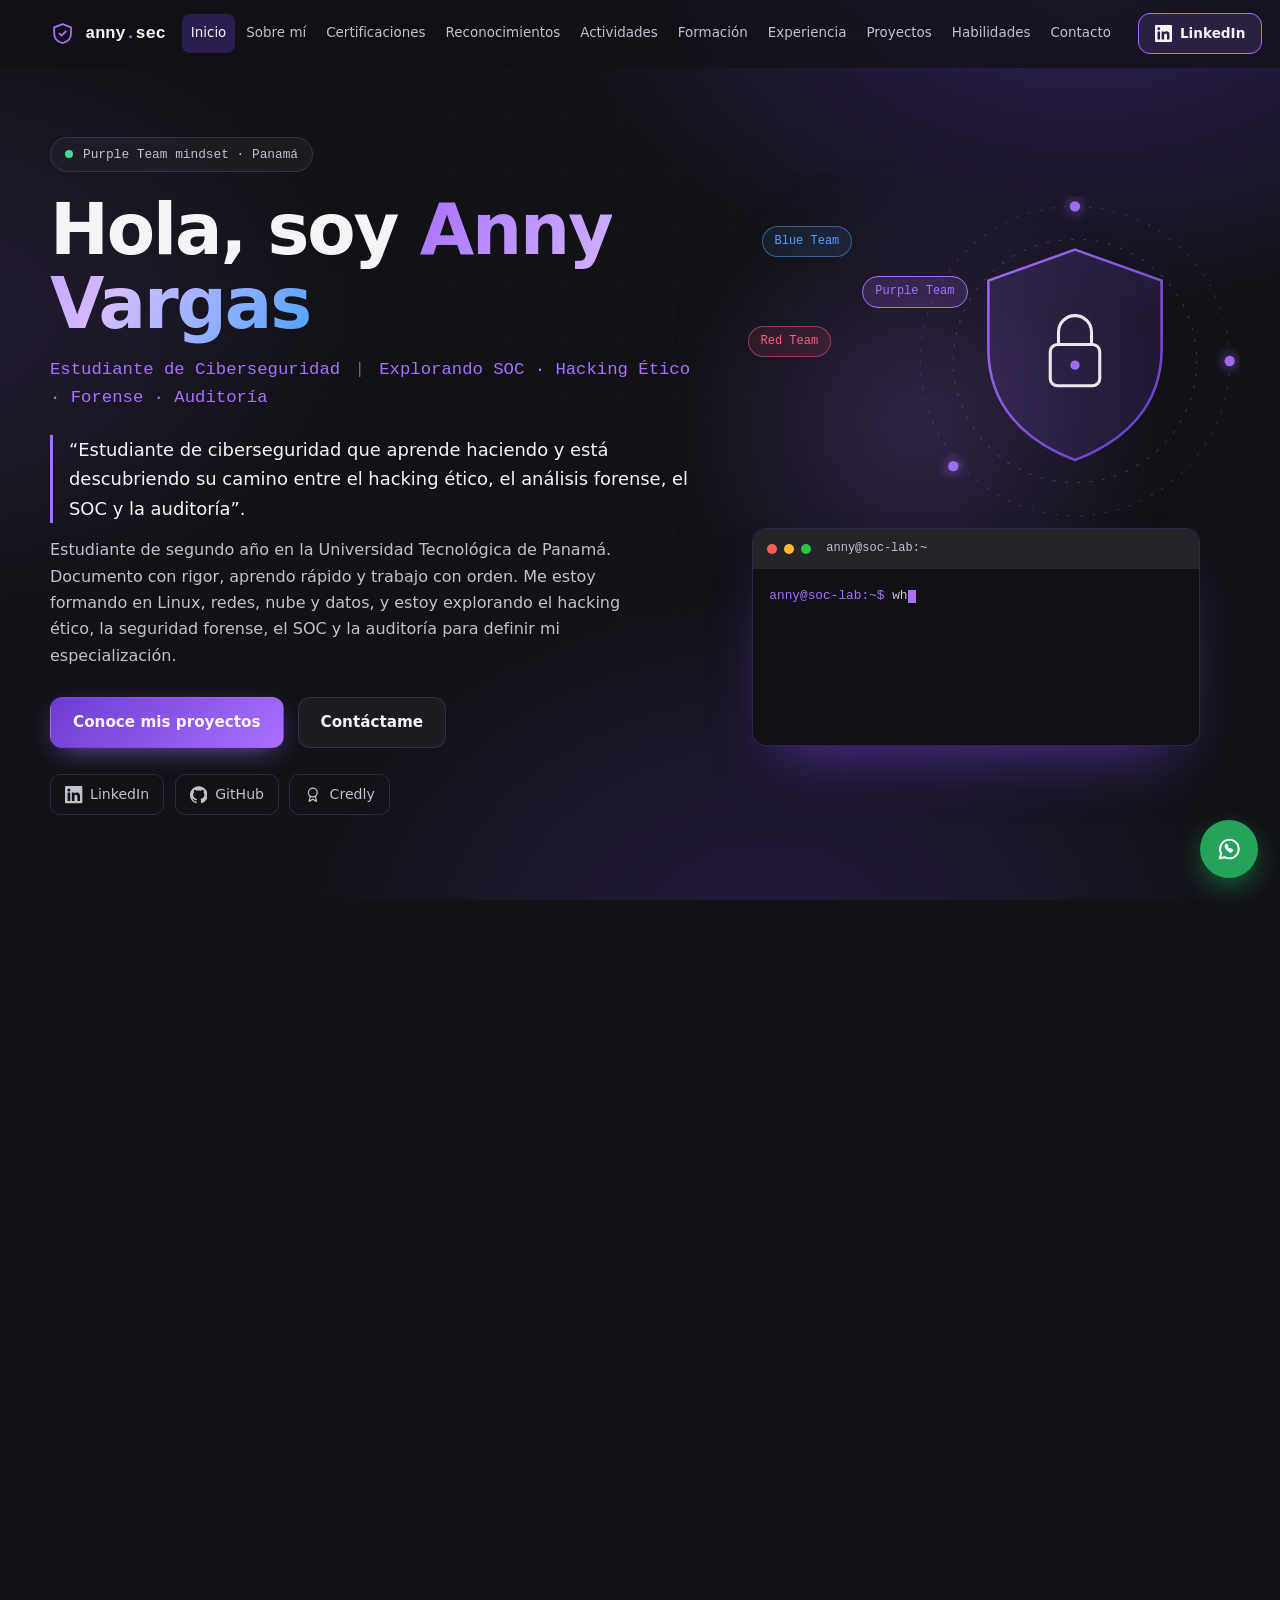
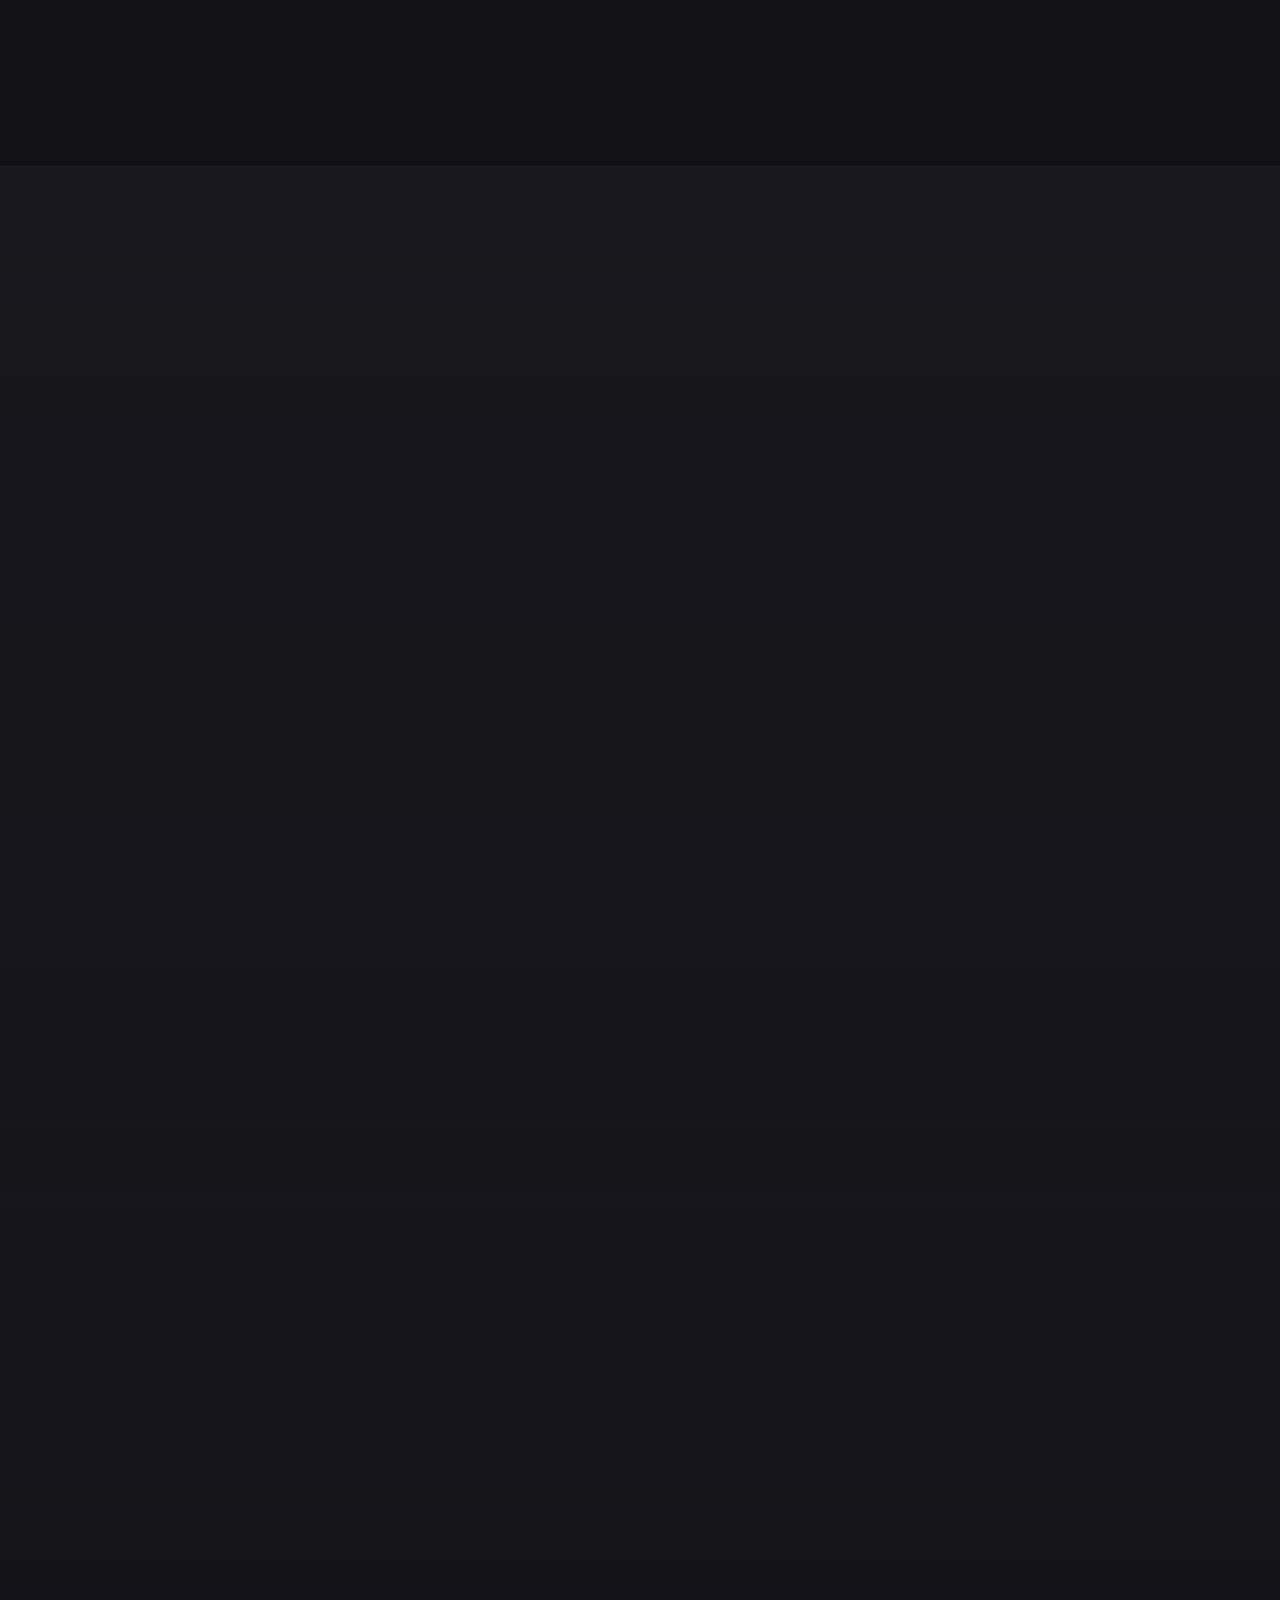
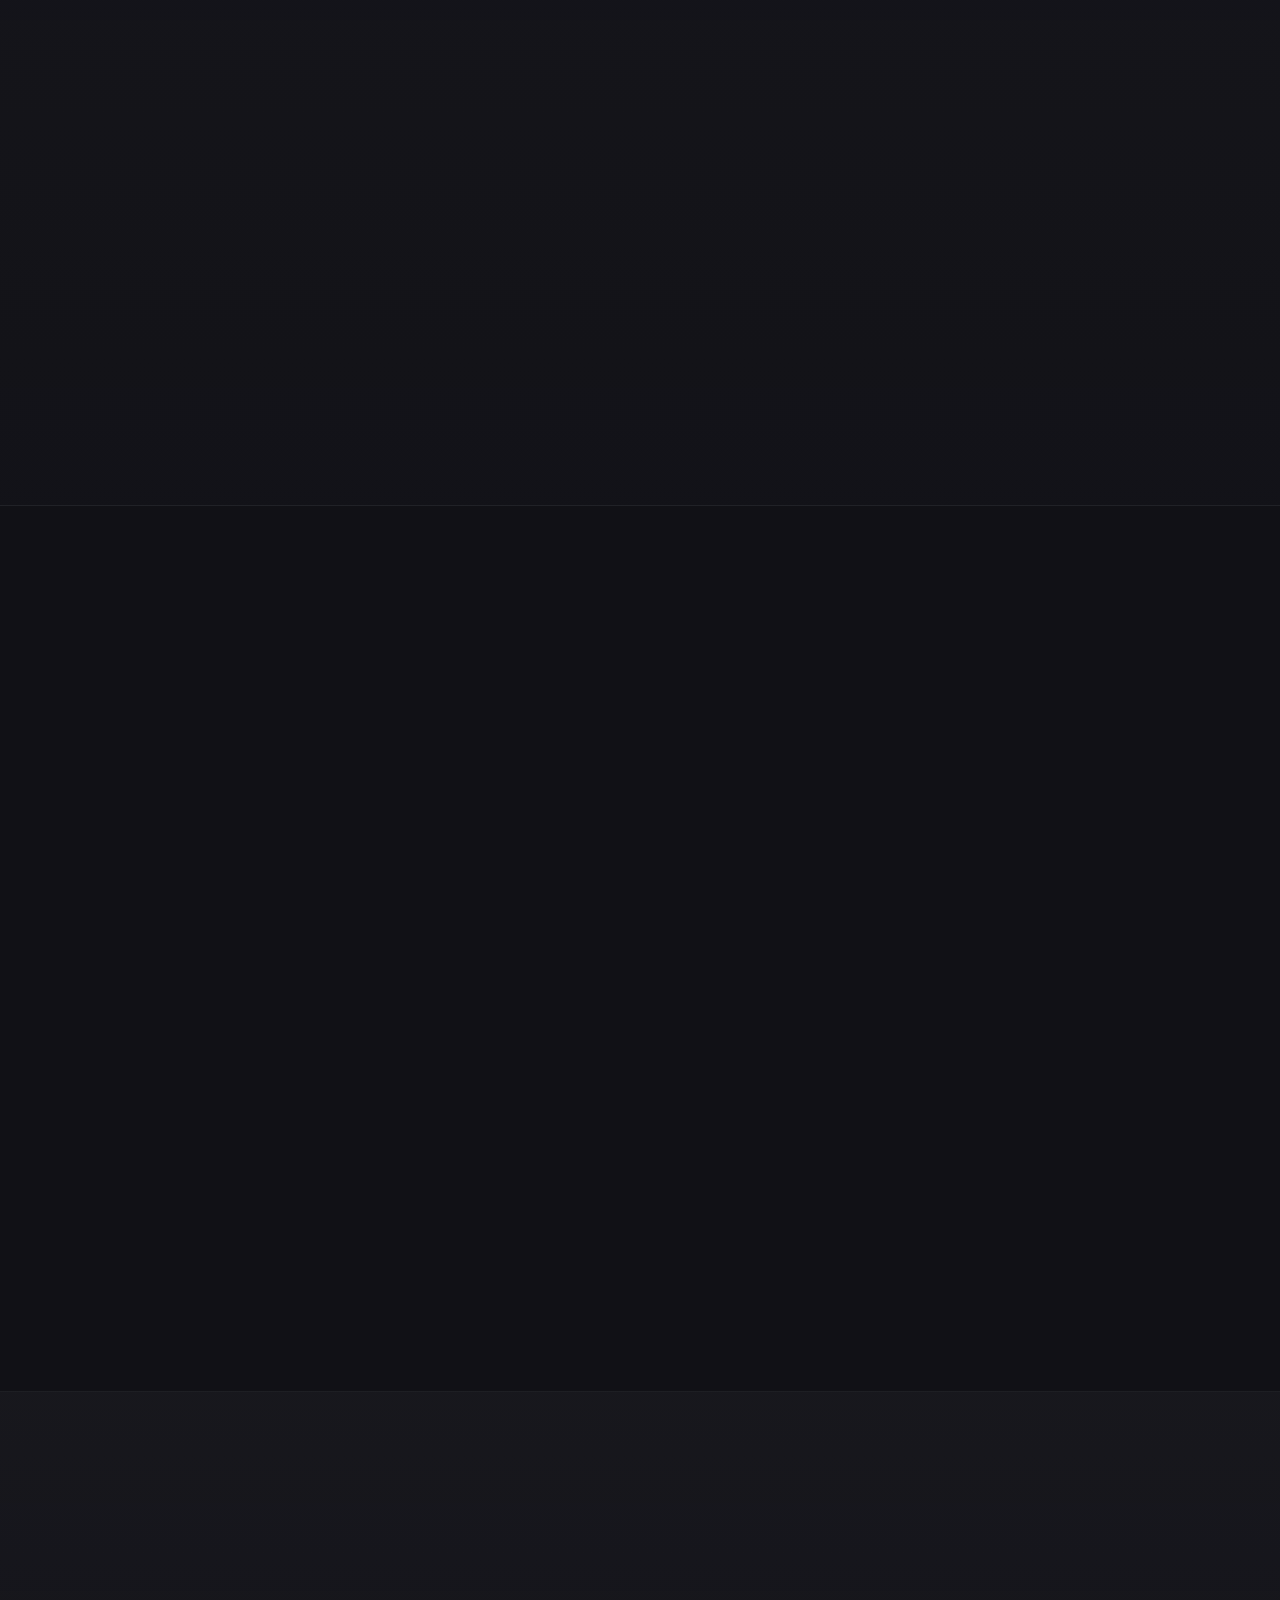
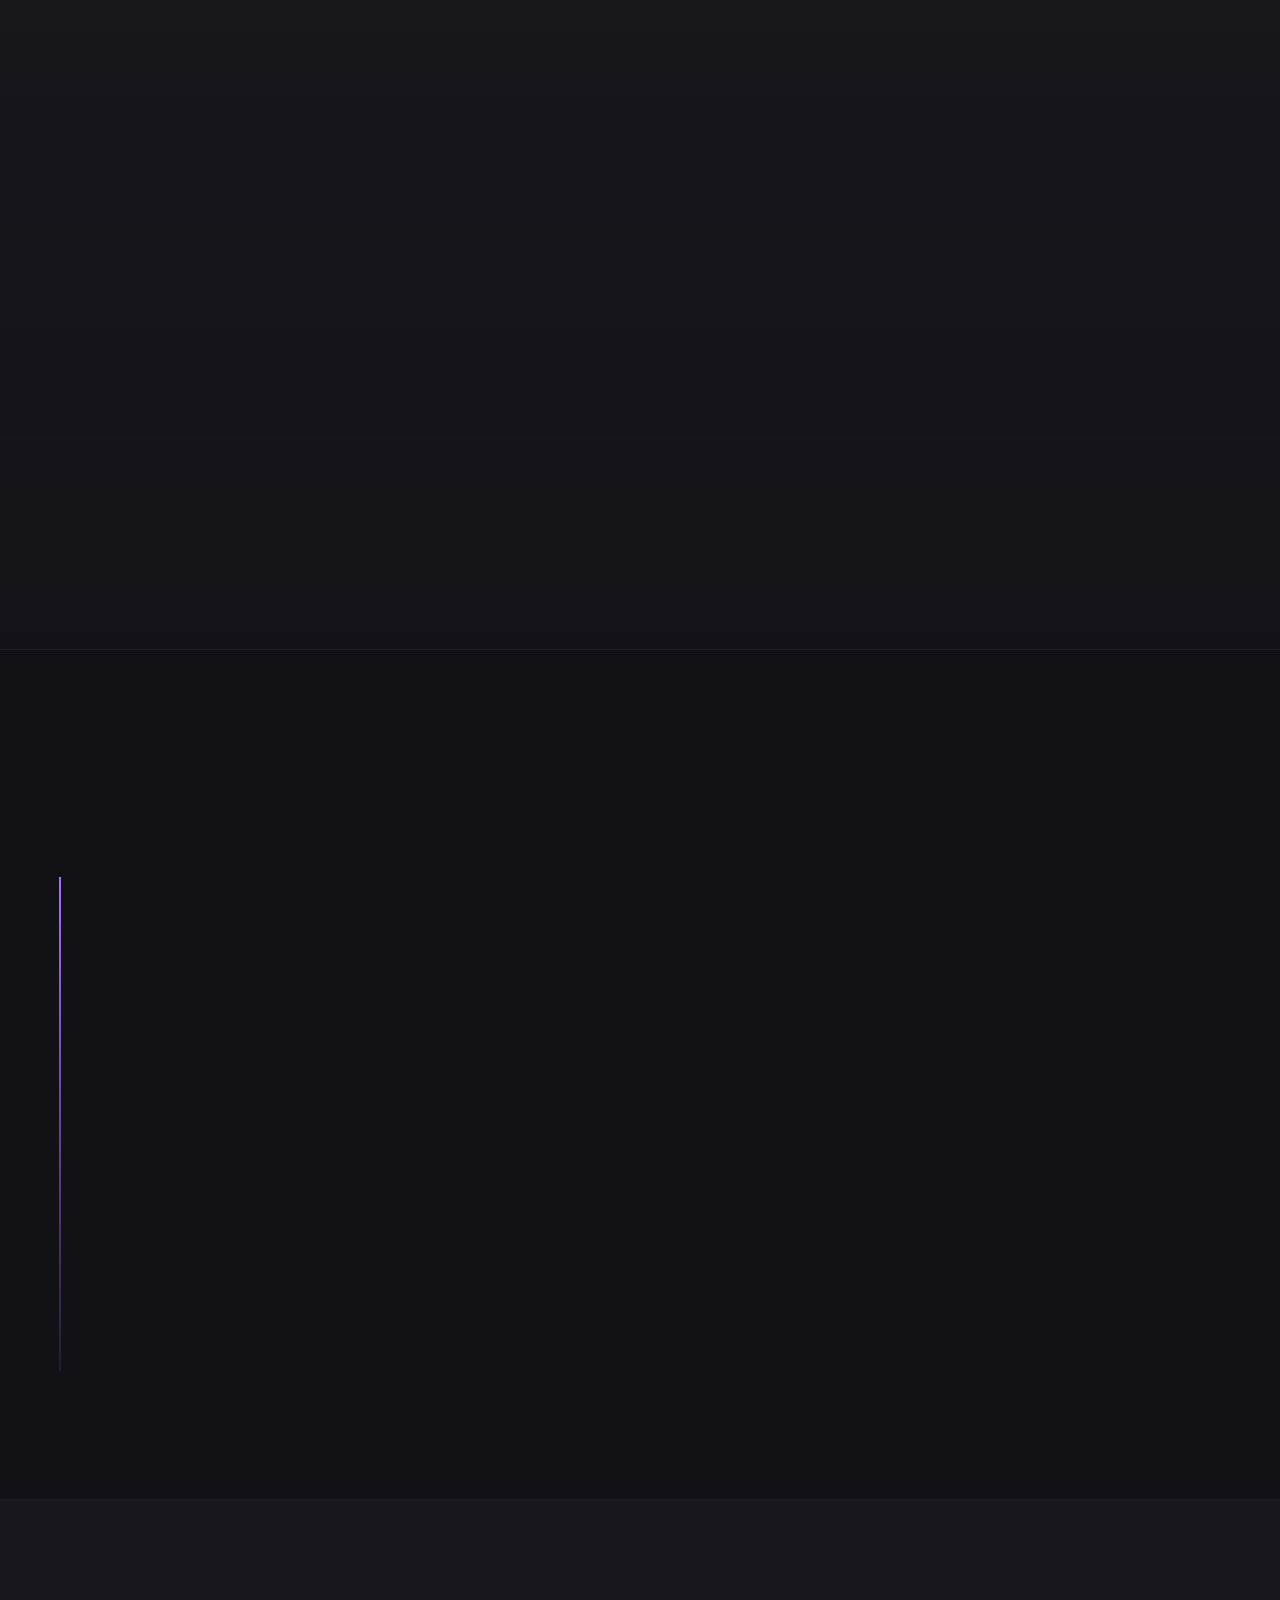
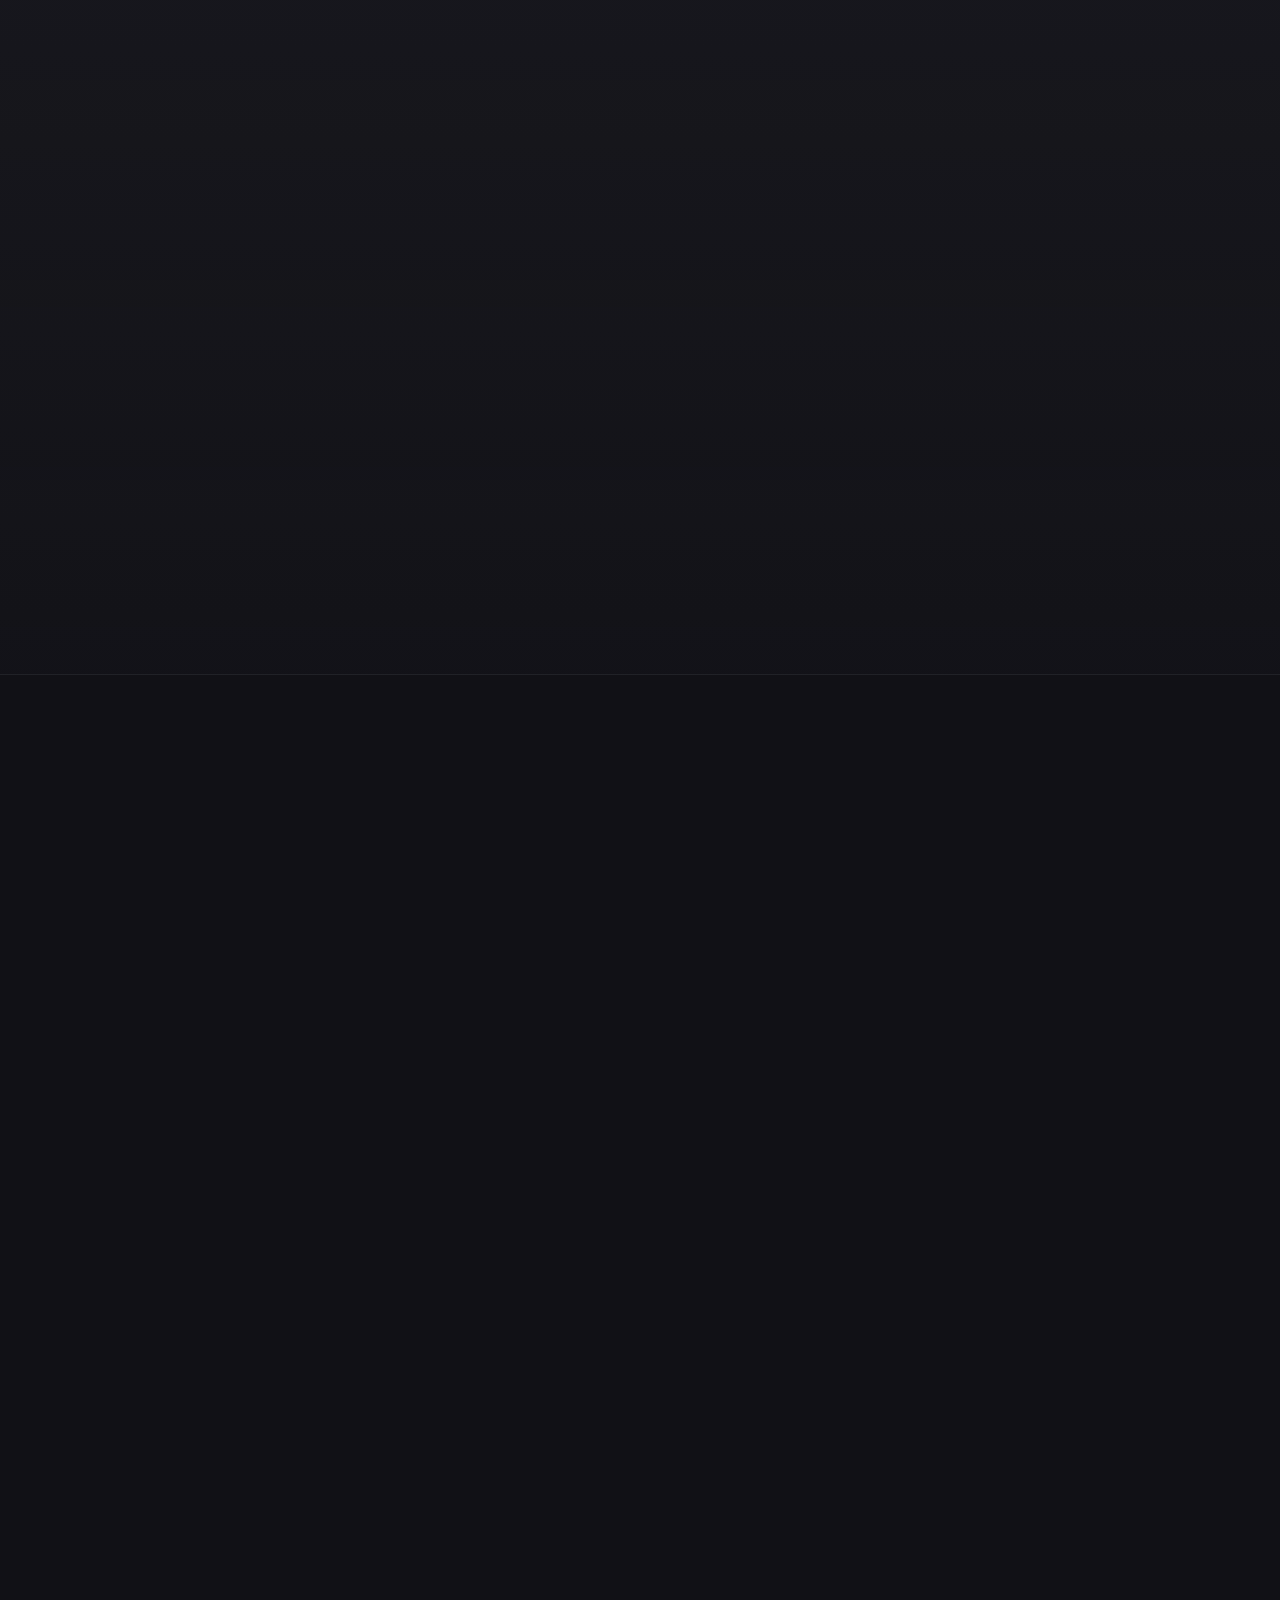
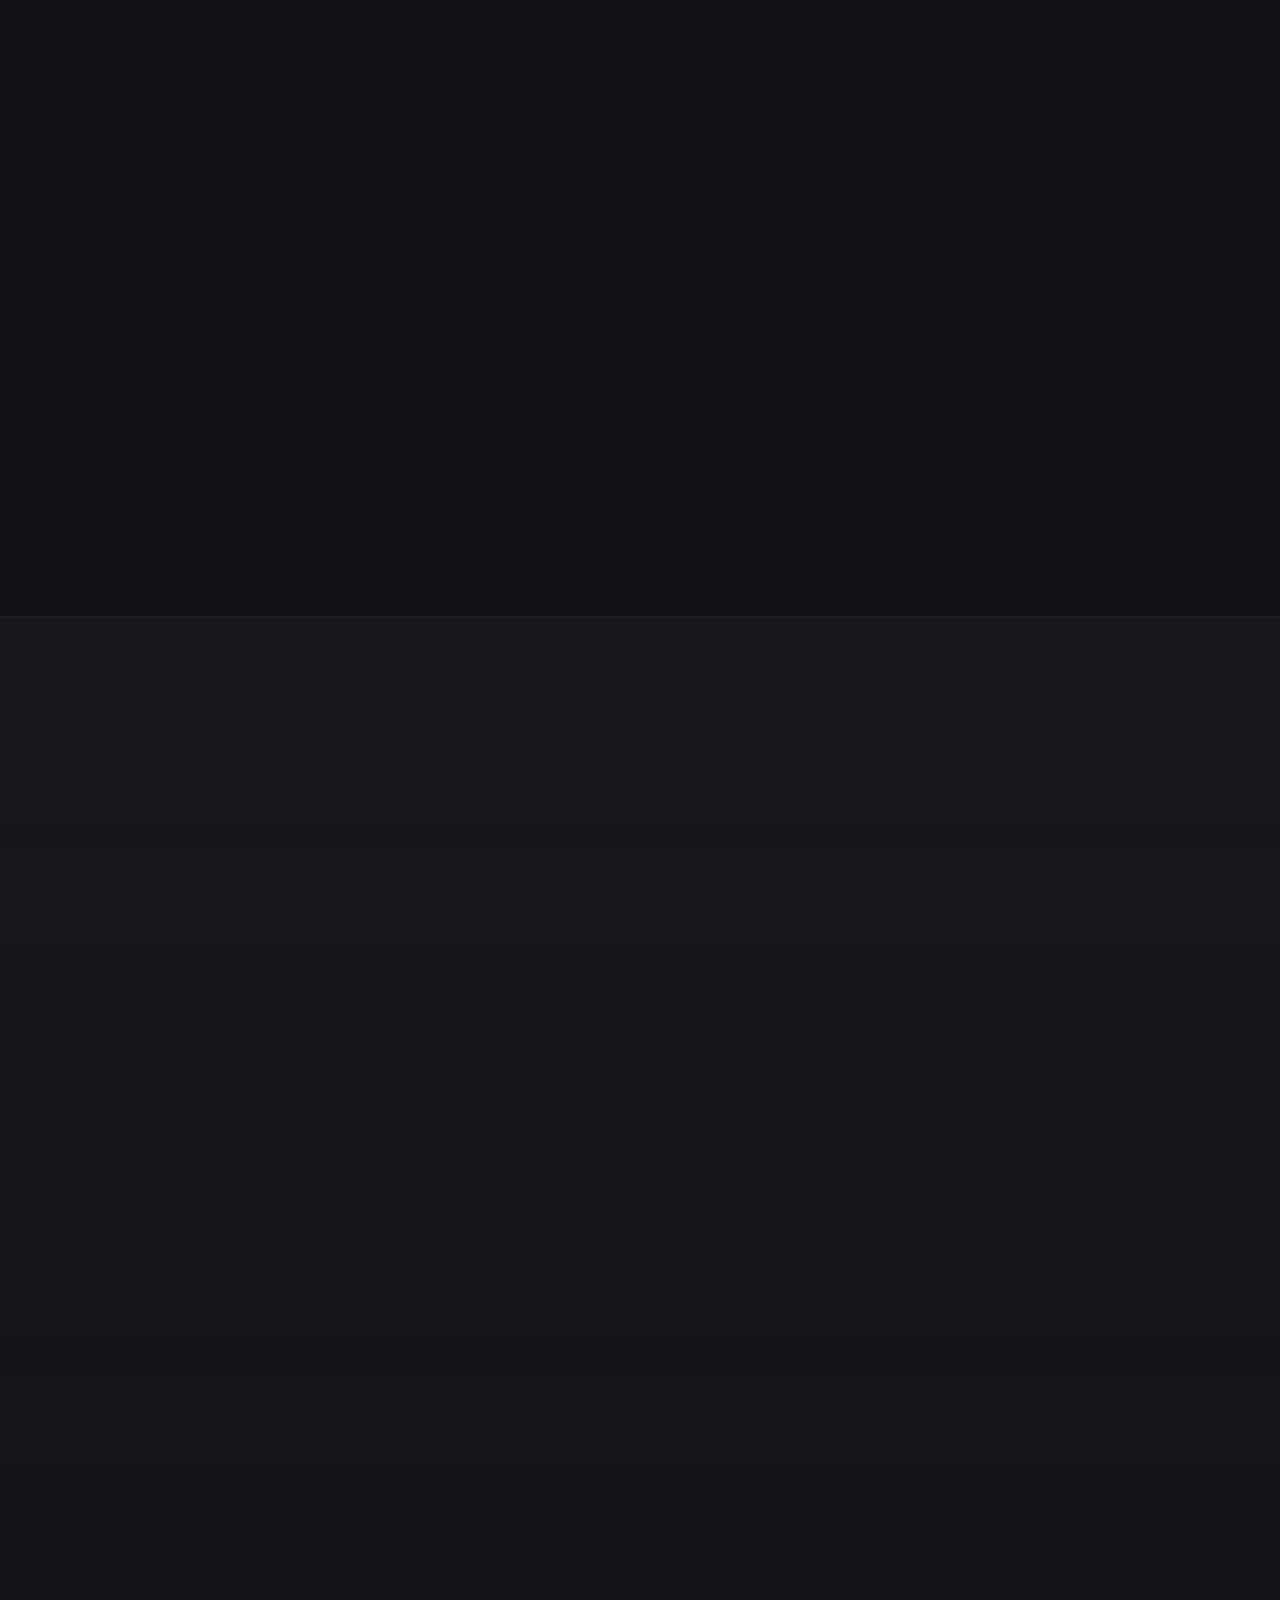
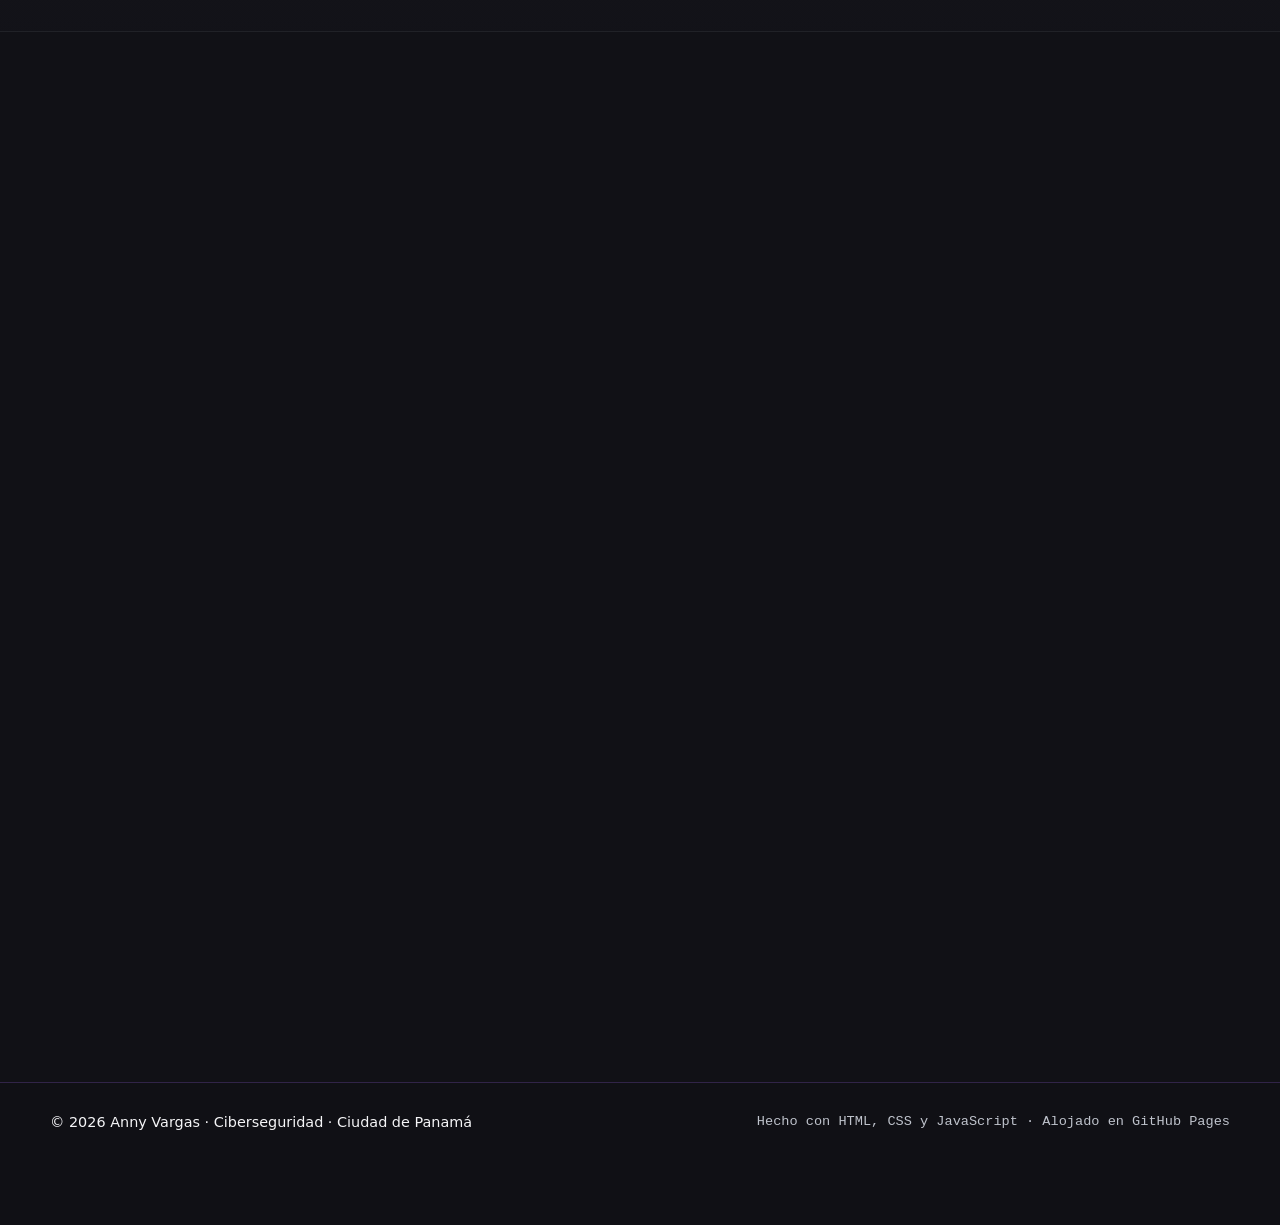
<file: index.html>
<!doctype html>
<html lang="es">
<head>
  <meta charset="utf-8">
  <meta name="viewport" content="width=device-width, initial-scale=1">
  <title>Anny Vargas | Estudiante de Ciberseguridad | Explorando SOC · Hacking Ético · Forense Digital</title>
  <meta name="description" content="Portafolio de Anny Vargas, estudiante de Ciberseguridad en la UTP (Panamá). Proyectos de análisis de vulnerabilidades, malware, redes y Wazuh SIEM/XDR. Explorando SOC, hacking ético, forense digital y auditoría.">
  <meta name="author" content="Anny Vargas">
  <meta name="theme-color" content="#111116">
  <meta name="color-scheme" content="dark">
  <!-- Seguridad básica: política de contenido estricta (sin scripts inline) -->
  <meta http-equiv="Content-Security-Policy" content="default-src 'self'; script-src 'self'; style-src 'self' https://fonts.googleapis.com; font-src https://fonts.gstatic.com; img-src 'self' data: https:; connect-src 'self' https://api.github.com https://formspree.io; base-uri 'self'; object-src 'none'; form-action 'self' https://formspree.io">
  <meta name="referrer" content="strict-origin-when-cross-origin">

  <!-- Open Graph / Twitter -->
  <meta property="og:type" content="website">
  <meta property="og:title" content="Anny Vargas | Portafolio de Ciberseguridad">
  <meta property="og:description" content="Estudiante de ciberseguridad que aprende haciendo y explora el hacking ético, el análisis forense, el SOC y la auditoría.">
  <meta property="og:url" content="https://anny-vargas.github.io/">
  <meta property="og:locale" content="es_PA">
  <meta name="twitter:card" content="summary">
  <link rel="canonical" href="https://anny-vargas.github.io/">
  <link rel="icon" href="assets/img/favicon.svg" type="image/svg+xml">

  <link rel="preconnect" href="https://fonts.googleapis.com">
  <link rel="preconnect" href="https://fonts.gstatic.com" crossorigin>
  <link rel="stylesheet" href="https://fonts.googleapis.com/css2?family=Inter:wght@400;500;600;700;800&family=JetBrains+Mono:wght@400;500;700&display=swap">
  <link rel="stylesheet" href="assets/css/styles.css?v=20">

  <script type="application/ld+json">
  {"@context":"https://schema.org","@type":"Person","name":"Anny Vargas","jobTitle":"Estudiante de Ciberseguridad","alumniOf":"Universidad Tecnológica de Panamá","address":{"@type":"PostalAddress","addressLocality":"Ciudad de Panamá","addressCountry":"PA"},"url":"https://anny-vargas.github.io/","sameAs":["https://www.linkedin.com/in/annyvargas-desiree/","https://github.com/Anny-Vargas","https://www.credly.com/users/anny-vargas.302dcb76"]}
  </script>
</head>
<body>
  <a class="skip-link" href="#main" data-i18n="skip">Saltar al contenido</a>

  <!-- ===== Sprite de iconos (SVG inline) ===== -->
  <svg class="sprite" xmlns="http://www.w3.org/2000/svg" width="0" height="0" aria-hidden="true" focusable="false">
    <defs>
      <symbol id="i-shield" viewBox="0 0 24 24"><path d="M12 3l8 3v6c0 5-3.5 8-8 9-4.5-1-8-4-8-9V6z"/><path d="M9 12l2 2 4-4"/></symbol>
      <symbol id="i-lock" viewBox="0 0 24 24"><rect x="5" y="11" width="14" height="9" rx="2"/><path d="M8 11V8a4 4 0 018 0v3"/></symbol>
      <symbol id="i-terminal" viewBox="0 0 24 24"><rect x="3" y="4" width="18" height="16" rx="2"/><path d="M7 9l3 3-3 3M12 15h5"/></symbol>
      <symbol id="i-server" viewBox="0 0 24 24"><rect x="3" y="4" width="18" height="6" rx="1.5"/><rect x="3" y="14" width="18" height="6" rx="1.5"/><path d="M7 7h.01M7 17h.01M12 7h5M12 17h5"/></symbol>
      <symbol id="i-network" viewBox="0 0 24 24"><circle cx="12" cy="5" r="2.5"/><circle cx="5" cy="19" r="2.5"/><circle cx="19" cy="19" r="2.5"/><path d="M12 7.5v4M12 11.5l-5.5 5.2M12 11.5l5.5 5.2"/></symbol>
      <symbol id="i-bug" viewBox="0 0 24 24"><rect x="8" y="8" width="8" height="12" rx="4"/><path d="M9 8a3 3 0 016 0M4 13h4M16 13h4M5 7l3 2M19 7l-3 2M5 20l3-2M19 20l-3-2"/></symbol>
      <symbol id="i-search" viewBox="0 0 24 24"><circle cx="11" cy="11" r="6.5"/><path d="M20 20l-4.2-4.2M8.5 11h5"/></symbol>
      <symbol id="i-award" viewBox="0 0 24 24"><circle cx="12" cy="9" r="6"/><path d="M8.6 14L7 21l5-3 5 3-1.6-7"/></symbol>
      <symbol id="i-users" viewBox="0 0 24 24"><circle cx="9" cy="8" r="3.5"/><path d="M2.5 20c.5-3.6 3.2-5.5 6.5-5.5s6 1.9 6.5 5.5"/><path d="M16 4.7a3.5 3.5 0 010 6.6M18 14.8c2 .6 3.2 2.3 3.5 5.2"/></symbol>
      <symbol id="i-chart" viewBox="0 0 24 24"><path d="M4 20V4M4 20h16"/><rect x="7" y="12" width="3" height="5" rx=".5"/><rect x="12" y="8" width="3" height="9" rx=".5"/><rect x="17" y="5" width="3" height="12" rx=".5"/></symbol>
      <symbol id="i-cap" viewBox="0 0 24 24"><path d="M2 9l10-5 10 5-10 5z"/><path d="M6 11.5V16c0 1.5 2.7 3 6 3s6-1.5 6-3v-4.5M22 9v6"/></symbol>
      <symbol id="i-briefcase" viewBox="0 0 24 24"><rect x="3" y="7" width="18" height="13" rx="2"/><path d="M9 7V5a1.5 1.5 0 011.5-1.5h3A1.5 1.5 0 0115 5v2M3 13h18"/></symbol>
      <symbol id="i-mail" viewBox="0 0 24 24"><rect x="3" y="5" width="18" height="14" rx="2"/><path d="M3.5 7l8.5 6 8.5-6"/></symbol>
      <symbol id="i-chat" viewBox="0 0 24 24"><path d="M4 20l1.3-4.2A8 8 0 1112 20a8 8 0 01-3.8-1z"/><path d="M9 9.5c.3 2 2.4 4.2 4.5 4.8l1.3-1.2-1.8-1-.8.6c-.8-.4-1.6-1.2-2-2l.6-.8-1-1.8z"/></symbol>
      <symbol id="i-external" viewBox="0 0 24 24"><path d="M14 4h6v6M20 4l-9 9M18 14v5a1 1 0 01-1 1H5a1 1 0 01-1-1V7a1 1 0 011-1h5"/></symbol>
      <symbol id="i-check" viewBox="0 0 24 24"><path d="M5 12.5l4.5 4.5L19 7.5"/></symbol>
      <symbol id="i-plus" viewBox="0 0 24 24"><path d="M12 5v14M5 12h14"/></symbol>
      <symbol id="i-star" viewBox="0 0 24 24"><path d="M12 3.5l2.6 5.3 5.9.9-4.3 4.1 1 5.8L12 16.8l-5.2 2.8 1-5.8L3.5 9.7l5.9-.9z"/></symbol>
      <symbol id="i-fork" viewBox="0 0 24 24"><circle cx="6" cy="5" r="2"/><circle cx="18" cy="5" r="2"/><circle cx="12" cy="19" r="2"/><path d="M6 7v2a3 3 0 003 3h6a3 3 0 003-3V7M12 12v5"/></symbol>
      <symbol id="i-close" viewBox="0 0 24 24"><path d="M6 6l12 12M18 6L6 18"/></symbol>
      <symbol id="i-menu" viewBox="0 0 24 24"><path d="M4 7h16M4 12h16M4 17h16"/></symbol>
      <symbol id="i-github" viewBox="0 0 24 24"><path fill="currentColor" stroke="none" d="M12 .297c-6.63 0-12 5.373-12 12 0 5.303 3.438 9.8 8.205 11.385.6.113.82-.258.82-.577 0-.285-.01-1.04-.015-2.04-3.338.724-4.042-1.61-4.042-1.61C4.422 18.07 3.633 17.7 3.633 17.7c-1.087-.744.084-.729.084-.729 1.205.084 1.838 1.236 1.838 1.236 1.07 1.835 2.809 1.305 3.495.998.108-.776.417-1.305.76-1.605-2.665-.3-5.466-1.332-5.466-5.93 0-1.31.465-2.38 1.235-3.22-.135-.303-.54-1.523.105-3.176 0 0 1.005-.322 3.3 1.23.96-.267 1.98-.399 3-.405 1.02.006 2.04.138 3 .405 2.28-1.552 3.285-1.23 3.285-1.23.645 1.653.24 2.873.12 3.176.765.84 1.23 1.91 1.23 3.22 0 4.61-2.805 5.625-5.475 5.92.42.36.81 1.096.81 2.22 0 1.606-.015 2.896-.015 3.286 0 .315.21.69.825.57C20.565 22.092 24 17.592 24 12.297c0-6.627-5.373-12-12-12"/></symbol>
      <symbol id="i-linkedin" viewBox="0 0 24 24"><path fill="currentColor" stroke="none" d="M20.447 20.452h-3.554v-5.569c0-1.328-.027-3.037-1.852-3.037-1.853 0-2.136 1.445-2.136 2.939v5.667H9.351V9h3.414v1.561h.046c.477-.9 1.637-1.85 3.37-1.85 3.601 0 4.267 2.37 4.267 5.455v6.286zM5.337 7.433a2.062 2.062 0 01-2.063-2.065 2.064 2.064 0 112.063 2.065zm1.782 13.019H3.555V9h3.564v11.452zM22.225 0H1.771C.792 0 0 .774 0 1.729v20.542C0 23.227.792 24 1.771 24h20.451C23.2 24 24 23.227 24 22.271V1.729C24 .774 23.2 0 22.222 0z"/></symbol>
    </defs>
  </svg>

  <!-- ===== Encabezado / navegación ===== -->
  <header class="site-header" id="top">
    <div class="container header-inner">
      <a class="brand" href="#inicio" aria-label="Anny Vargas, inicio">
        <svg class="icon brand-icon" aria-hidden="true"><use href="#i-shield"/></svg>
        <span>anny<span class="brand-dot">.</span>sec</span>
      </a>
      <button class="nav-toggle" aria-expanded="false" aria-controls="nav" aria-label="Abrir menú">
        <svg class="icon" aria-hidden="true"><use href="#i-menu"/></svg>
      </button>
      <nav id="nav" class="nav" aria-label="Principal">
        <ul>
          <li><a href="#inicio" data-i18n="nav.home">Inicio</a></li>
          <li><a href="#sobre-mi" data-i18n="nav.about">Sobre mí</a></li>
          <li><a href="#certificaciones" data-i18n="nav.certs">Certificaciones</a></li>
          <li><a href="#reconocimientos" data-i18n="nav.recs">Reconocimientos</a></li>
          <li><a href="#actividades" data-i18n="nav.acts">Actividades</a></li>
          <li><a href="#formacion" data-i18n="nav.edu">Formación</a></li>
          <li><a href="#experiencia" data-i18n="nav.exp">Experiencia</a></li>
          <li><a href="#proyectos" data-i18n="nav.proj">Proyectos</a></li>
          <li><a href="#habilidades" data-i18n="nav.skills">Habilidades</a></li>
          <li><a href="#contacto" data-i18n="nav.contact">Contacto</a></li>
        </ul>
        <a class="btn btn-linkedin" href="https://www.linkedin.com/in/annyvargas-desiree/" target="_blank" rel="noopener noreferrer">
          <svg class="icon" aria-hidden="true"><use href="#i-linkedin"/></svg> LinkedIn
        </a>
        <button class="lang-toggle" id="lang-toggle" type="button" aria-label="Switch to English" title="Español / English"><span class="lang-opt" data-l="es">ES</span><span class="lang-opt" data-l="en">EN</span></button>
      </nav>
    </div>
  </header>

  <main id="main">

    <!-- ===== A. INICIO ===== -->
    <section class="hero" id="inicio" aria-labelledby="hero-title">
      <div class="hero-glow" aria-hidden="true"></div>
      <div class="container hero-grid">
        <div class="hero-copy">
          <p class="eyebrow"><span class="pulse" aria-hidden="true"></span> <span data-i18n="hero.eyebrow">Purple Team mindset · Panamá</span></p>
          <h1 id="hero-title"><span data-i18n="hero.hi">Hola, soy</span> <span class="gradient-text">Anny Vargas</span></h1>
          <p class="hero-role"><span data-i18n="hero.role1">Estudiante de Ciberseguridad</span> <span class="sep">|</span> <span data-i18n="hero.role2">Explorando SOC · Hacking Ético · Forense · Auditoría</span></p>
          <p class="hero-quote" data-i18n="hero.quote">“Estudiante de ciberseguridad que aprende haciendo y está descubriendo su camino entre el hacking ético, el análisis forense, el SOC y la auditoría”.</p>
          <p class="hero-desc" data-i18n="hero.desc">Estudiante de segundo año en la Universidad Tecnológica de Panamá. Documento con rigor, aprendo rápido y trabajo con orden. Me estoy formando en Linux, redes, nube y datos, y estoy explorando el hacking ético, la seguridad forense, el SOC y la auditoría para definir mi especialización.</p>
          <div class="hero-cta">
            <a class="btn btn-primary" href="#proyectos" data-i18n="hero.cta1">Conoce mis proyectos</a>
            <a class="btn btn-ghost" href="#contacto" data-i18n="hero.cta2">Contáctame</a>
          </div>
          <ul class="social-row" aria-label="Perfiles profesionales">
            <li><a class="social" href="https://www.linkedin.com/in/annyvargas-desiree/" target="_blank" rel="noopener noreferrer"><svg class="icon" aria-hidden="true"><use href="#i-linkedin"/></svg>LinkedIn</a></li>
            <li><a class="social" href="https://github.com/Anny-Vargas" target="_blank" rel="noopener noreferrer"><svg class="icon" aria-hidden="true"><use href="#i-github"/></svg>GitHub</a></li>
            <li><a class="social" href="https://www.credly.com/users/anny-vargas.302dcb76/badges/credly" target="_blank" rel="noopener noreferrer"><svg class="icon" aria-hidden="true"><use href="#i-award"/></svg>Credly</a></li>
          </ul>
        </div>

        <div class="hero-visual" aria-hidden="true">
          <div class="shield-wrap">
            <svg class="shield-art" viewBox="0 0 320 320">
              <defs>
                <linearGradient id="gShield" x1="0" y1="0" x2="1" y2="1"><stop offset="0" stop-color="#A970FF"/><stop offset="1" stop-color="#6C3CCF"/></linearGradient>
              </defs>
              <circle class="ring r1" cx="160" cy="160" r="150"/>
              <circle class="ring r2" cx="160" cy="160" r="118"/>
              <path class="shield-body" d="M160 52l84 30v66c0 56-36 90-84 108-48-18-84-52-84-108V82z" fill="url(#gShield)" fill-opacity=".16" stroke="url(#gShield)" stroke-width="2.5"/>
              <rect x="136" y="144" width="48" height="40" rx="7" fill="none" stroke="#F5F5F7" stroke-width="3"/>
              <path d="M144 144v-12a16 16 0 0132 0v12" fill="none" stroke="#F5F5F7" stroke-width="3"/>
              <circle cx="160" cy="164" r="4.5" fill="#A970FF"/>
              <circle class="node n1" cx="160" cy="10" r="5"/><circle class="node n2" cx="310" cy="160" r="5"/><circle class="node n3" cx="42" cy="262" r="5"/>
            </svg>
          </div>
          <div class="terminal" role="presentation">
            <div class="terminal-bar"><i></i><i></i><i></i><span>anny@soc-lab:~</span></div>
            <pre class="terminal-body" id="terminal"><code></code></pre>
          </div>
          <span class="chip chip-blue">Blue Team</span>
          <span class="chip chip-red">Red Team</span>
          <span class="chip chip-purple">Purple Team</span>
        </div>
      </div>
    </section>

    <!-- ===== B. SOBRE MÍ ===== -->
    <section class="section" id="sobre-mi" aria-labelledby="t-about">
      <div class="container">
        <header class="section-head reveal">
          <p class="kicker" data-i18n="about.kicker">01 · Sobre mí</p>
          <h2 id="t-about" data-i18n="about.title">Aprender haciendo, defender con método</h2>
        </header>
        <div class="about-grid">
          <div class="about-text reveal">
            <p data-i18n="about.p1">Soy Anny Vargas, estudiante de segundo año de Ciberseguridad en la Universidad Tecnológica de Panamá. Me apasiona entender cómo se protegen las redes y los sistemas, y lo practico con proyectos reales: analizo vulnerabilidades con Nessus y OpenVAS, estudio el comportamiento de malware en ANY.RUN y diseño redes en Cisco Packet Tracer.</p>
            <p data-i18n="about.p2">Cursé bachillerato en ciencias y me formé como Técnico en Sistemas Informáticos con Dell Technologies y Glasswing. También he adquirido experiencia en soporte técnico y evaluación de equipos informáticos.</p>
            <p data-i18n="about.p3">Me caracterizo por documentar con rigor, aprender rápido y trabajar con orden. Estoy explorando áreas como el hacking ético, la seguridad forense, el SOC y la auditoría para definir mi especialización, con la meta de aportar a la defensa de las organizaciones.</p>
            <dl class="facts">
              <div><dt data-i18n="about.f1">Ubicación</dt><dd data-i18n="about.f1v">Ciudad de Panamá, Panamá</dd></div>
              <div><dt data-i18n="about.f2">Universidad</dt><dd data-i18n="about.f2v">Universidad Tecnológica de Panamá (UTP)</dd></div>
              <div><dt data-i18n="about.f3">Objetivo</dt><dd data-i18n="about.f3v">Explorar SOC, hacking ético, forense y auditoría</dd></div>
            </dl>
          </div>
          <div class="reveal">
            <h3 class="mini-title" data-i18n="about.interests">Áreas de interés</h3>
            <ul class="interest-grid">
              <li><svg class="icon" aria-hidden="true"><use href="#i-terminal"/></svg><span data-i18n="int.0">Security Operations Center (SOC)</span></li>
              <li><svg class="icon" aria-hidden="true"><use href="#i-shield"/></svg><span data-i18n="int.1">Blue Team</span></li>
              <li><svg class="icon" aria-hidden="true"><use href="#i-bug"/></svg><span data-i18n="int.2">Purple Team</span></li>
              <li><svg class="icon" aria-hidden="true"><use href="#i-search"/></svg><span data-i18n="int.3">Análisis de vulnerabilidades</span></li>
              <li><svg class="icon" aria-hidden="true"><use href="#i-bug"/></svg><span data-i18n="int.4">Análisis de malware</span></li>
              <li><svg class="icon" aria-hidden="true"><use href="#i-network"/></svg><span data-i18n="int.5">Seguridad de redes</span></li>
              <li><svg class="icon" aria-hidden="true"><use href="#i-chart"/></svg><span data-i18n="int.6">Gestión de riesgos</span></li>
              <li><svg class="icon" aria-hidden="true"><use href="#i-lock"/></svg><span data-i18n="int.7">Seguridad de la información</span></li>
            </ul>
          </div>
        </div>
      </div>
    </section>

    <!-- ===== C. CERTIFICACIONES ===== -->
    <section class="section alt" id="certificaciones" aria-labelledby="t-certs">
      <div class="container">
        <header class="section-head reveal">
          <p class="kicker" data-i18n="sec.certs.k">02 · Certificaciones e insignias</p>
          <h2 id="t-certs" data-i18n="sec.certs.t">Formación certificada</h2>
          <p class="lead" data-i18n="sec.certs.l">Mis certificaciones y cursos. Las insignias digitales se verifican en Credly.</p>
          <a class="btn btn-ghost btn-sm" href="https://www.credly.com/users/anny-vargas.302dcb76/badges/credly" target="_blank" rel="noopener noreferrer">
            <svg class="icon" aria-hidden="true"><use href="#i-award"/></svg> <span data-i18n="certs.credly">Ver todas mis insignias en Credly</span>
          </a>
        </header>
        <div class="grid cards-3" id="cert-grid"></div>
      </div>
    </section>

    <!-- ===== D. RECONOCIMIENTOS ===== -->
    <section class="section" id="reconocimientos" aria-labelledby="t-recs">
      <div class="container">
        <header class="section-head reveal">
          <p class="kicker" data-i18n="sec.recs.k">03 · Reconocimientos</p>
          <h2 id="t-recs" data-i18n="sec.recs.t">Logros y distinciones</h2>
          <p class="lead" data-i18n="sec.recs.l">Reconocimientos académicos, profesionales y tecnológicos.</p>
        </header>
        <div class="grid cards-3" id="rec-grid"></div>
      </div>
    </section>

    <!-- ===== E. ACTIVIDADES ===== -->
    <section class="section alt" id="actividades" aria-labelledby="t-acts">
      <div class="container">
        <header class="section-head reveal">
          <p class="kicker" data-i18n="sec.acts.k">04 · Actividades y participación</p>
          <h2 id="t-acts" data-i18n="sec.acts.t">Comunidad y liderazgo</h2>
          <p class="lead" data-i18n="sec.acts.l">Participación en comunidades tecnológicas y actividades extracurriculares.</p>
        </header>
        <div class="grid cards-3" id="act-grid"></div>
      </div>
    </section>

    <!-- ===== F. FORMACIÓN ===== -->
    <section class="section" id="formacion" aria-labelledby="t-edu">
      <div class="container">
        <header class="section-head reveal">
          <p class="kicker" data-i18n="sec.edu.k">05 · Formación académica</p>
          <h2 id="t-edu" data-i18n="sec.edu.t">Mi ruta de estudios</h2>
        </header>
        <ol class="timeline" id="edu-timeline"></ol>
      </div>
    </section>

    <!-- ===== G. EXPERIENCIA ===== -->
    <section class="section alt" id="experiencia" aria-labelledby="t-exp">
      <div class="container">
        <header class="section-head reveal">
          <p class="kicker" data-i18n="sec.exp.k">06 · Experiencia profesional</p>
          <h2 id="t-exp" data-i18n="sec.exp.t">Experiencia práctica</h2>
        </header>
        <div class="grid cards-2" id="exp-grid"></div>
      </div>
    </section>

    <!-- ===== H. PROYECTOS ===== -->
    <section class="section" id="proyectos" aria-labelledby="t-proj">
      <div class="container">
        <header class="section-head reveal">
          <p class="kicker" data-i18n="sec.proj.k">07 · Proyectos de ciberseguridad</p>
          <h2 id="t-proj" data-i18n="sec.proj.t">Laboratorios y proyectos</h2>
          <p class="lead" data-i18n="sec.proj.l">Proyectos académicos y de laboratorio en entornos controlados y virtualizados.</p>
        </header>
        <div class="grid cards-3" id="proj-grid"></div>

        <div class="gh-block reveal">
          <div class="gh-head">
            <h3><svg class="icon" aria-hidden="true"><use href="#i-github"/></svg> <span data-i18n="gh.title">Repositorios en GitHub</span></h3>
            <a class="btn btn-ghost btn-sm" href="https://github.com/Anny-Vargas?tab=repositories" target="_blank" rel="noopener noreferrer"><span data-i18n="gh.all">Ver todos</span> <svg class="icon" aria-hidden="true"><use href="#i-external"/></svg></a>
          </div>
          <p class="gh-note" id="gh-status" role="status">Cargando repositorios desde GitHub…</p>
          <div class="grid cards-3" id="gh-grid"></div>
        </div>
      </div>
    </section>

    <!-- ===== I. HABILIDADES ===== -->
    <section class="section alt" id="habilidades" aria-labelledby="t-skills">
      <div class="container">
        <header class="section-head reveal">
          <p class="kicker" data-i18n="sec.skills.k">08 · Habilidades técnicas</p>
          <h2 id="t-skills" data-i18n="sec.skills.t">Stack y herramientas</h2>
          <p class="lead" data-i18n="sec.skills.l">Niveles orientativos: En formación, Básico, Intermedio.</p>
        </header>
        <div class="grid cards-2" id="skill-grid"></div>
      </div>
    </section>

    <!-- ===== J. CONTACTO ===== -->
    <section class="section" id="contacto" aria-labelledby="t-contact">
      <div class="container">
        <header class="section-head reveal">
          <p class="kicker" data-i18n="sec.contact.k">09 · Contacto</p>
          <h2 id="t-contact" data-i18n="sec.contact.t">Hablemos</h2>
          <p class="lead" data-i18n="sec.contact.l">¿Una oportunidad, una práctica profesional o una colaboración? Escríbeme.</p>
        </header>
        <div class="contact-grid">
          <div class="contact-card reveal">
            <h3>Anny Vargas</h3>
            <p class="muted" data-i18n="about.f1v">Ciudad de Panamá, Panamá</p>
            <ul class="contact-list">
              <li><svg class="icon" aria-hidden="true"><use href="#i-chat"/></svg><span><span data-i18n="c.wa">WhatsApp:</span> <a href="https://wa.me/50768669815" target="_blank" rel="noopener noreferrer">+507 6866-9815</a></span></li>
              <li><svg class="icon" aria-hidden="true"><use href="#i-mail"/></svg><span><span data-i18n="c.mail">Correo:</span> <a href="mailto:Anny_Vargas_Desiree@outlook.com">Anny_Vargas_Desiree@outlook.com</a></span></li>
            </ul>
            <div class="contact-buttons">
              <a class="btn btn-whatsapp" href="https://wa.me/50768669815" target="_blank" rel="noopener noreferrer"><svg class="icon" aria-hidden="true"><use href="#i-chat"/></svg> <span data-i18n="c.btnwa">Contactar por WhatsApp</span></a>
              <a class="btn btn-primary" href="mailto:Anny_Vargas_Desiree@outlook.com"><svg class="icon" aria-hidden="true"><use href="#i-mail"/></svg> <span data-i18n="c.btnmail">Enviar correo</span></a>
              <a class="btn btn-ghost" href="https://www.linkedin.com/in/annyvargas-desiree/" target="_blank" rel="noopener noreferrer"><svg class="icon" aria-hidden="true"><use href="#i-linkedin"/></svg> LinkedIn</a>
              <a class="btn btn-ghost" href="https://github.com/Anny-Vargas" target="_blank" rel="noopener noreferrer"><svg class="icon" aria-hidden="true"><use href="#i-github"/></svg> GitHub</a>
              <a class="btn btn-ghost" href="https://www.credly.com/users/anny-vargas.302dcb76/badges/credly" target="_blank" rel="noopener noreferrer"><svg class="icon" aria-hidden="true"><use href="#i-award"/></svg> Credly</a>
            </div>
          </div>

          <form class="contact-form reveal" id="contact-form" novalidate>
            <h3 data-i18n="f.title">Envíame un mensaje</h3>
            <label for="f-name" data-i18n="f.name">Nombre</label>
            <input id="f-name" name="name" type="text" autocomplete="name" required maxlength="100">
            <label for="f-email" data-i18n="f.email">Correo electrónico</label>
            <input id="f-email" name="email" type="email" autocomplete="email" required maxlength="150">
            <label for="f-subject" data-i18n="f.subject">Asunto</label>
            <input id="f-subject" name="subject" type="text" required maxlength="150">
            <label for="f-message" data-i18n="f.msg">Mensaje</label>
            <textarea id="f-message" name="message" rows="5" required maxlength="2000"></textarea>
            <!-- Campo trampa anti-spam: debe quedar vacío -->
            <div class="hp" aria-hidden="true"><label>No llenar <input type="text" name="website" tabindex="-1" autocomplete="off"></label></div>
            <button class="btn btn-primary" type="submit" data-i18n="f.send">Enviar mensaje</button>
            <p class="form-status" id="form-status" role="status" aria-live="polite"></p>
          </form>
        </div>
      </div>
    </section>
  </main>

  <footer class="site-footer">
    <div class="container footer-inner">
      <p>© <span id="year">2026</span> Anny Vargas · <span data-i18n="foot.l">Ciberseguridad · Ciudad de Panamá</span></p>
      <p class="muted mono" data-i18n="foot.r">Hecho con HTML, CSS y JavaScript · Alojado en GitHub Pages</p>
    </div>
  </footer>

  <!-- Botón flotante de WhatsApp -->
  <a class="wa-float" href="https://wa.me/50768669815" target="_blank" rel="noopener noreferrer" aria-label="Escribir por WhatsApp">
    <svg class="icon" aria-hidden="true"><use href="#i-chat"/></svg>
  </a>

  <!-- Modal de proyecto -->
  <dialog id="project-modal" class="modal" aria-labelledby="modal-title">
    <div class="modal-inner" id="modal-body"></div>
  </dialog>

  <noscript><p class="noscript">Este portafolio necesita JavaScript para mostrar certificaciones, proyectos y habilidades. Puedes ver mis perfiles en <a href="https://www.linkedin.com/in/annyvargas-desiree/">LinkedIn</a> y <a href="https://github.com/Anny-Vargas">GitHub</a>.</p></noscript>

  <script src="data/content.js"></script>
  <script src="assets/js/i18n.js?v=20"></script>
  <script src="assets/js/app.js?v=20"></script>
</body>
</html>
</file>
<file: assets/css/styles.css>
/* ==========================================================================
   Portafolio Anny Vargas — estilos
   Paleta Purple Team (editable desde las variables de :root)
   ========================================================================== */
:root {
  --purple: #6C3CCF;       /* morado oscuro */
  --neon: #A970FF;         /* morado neón */
  --surface: #24242B;      /* gris oscuro */
  --silver: #BFC3CC;       /* gris plata */
  --bg: #111116;           /* negro azulado */
  --text: #F5F5F7;         /* blanco */
  --blue: #4FA3FF;         /* acento Blue Team */
  --red: #FF5C7A;          /* acento Red Team */
  --line: rgba(169, 112, 255, .22);
  --radius: 16px;
  --font: "Inter", system-ui, -apple-system, "Segoe UI", Roboto, sans-serif;
  --mono: "JetBrains Mono", ui-monospace, "SFMono-Regular", Menlo, Consolas, monospace;
  --header-h: 68px;
}

*, *::before, *::after { box-sizing: border-box; }
html { scroll-behavior: smooth; scroll-padding-top: calc(var(--header-h) + 12px); }
body {
  margin: 0; font-family: var(--font); color: var(--text); background: var(--bg);
  line-height: 1.65; -webkit-font-smoothing: antialiased; overflow-x: hidden;
}
/* Fondo: degradados morados + rejilla sutil */
body::before {
  content: ""; position: fixed; inset: 0; z-index: -2; pointer-events: none;
  background:
    radial-gradient(900px 600px at 85% -5%, rgba(108, 60, 207, .35), transparent 60%),
    radial-gradient(700px 500px at -5% 35%, rgba(169, 112, 255, .13), transparent 60%),
    radial-gradient(800px 600px at 60% 105%, rgba(108, 60, 207, .22), transparent 60%),
    var(--bg);
}
body::after {
  content: ""; position: fixed; inset: 0; z-index: -1; pointer-events: none; opacity: .5;
  background-image:
    linear-gradient(rgba(191, 195, 204, .045) 1px, transparent 1px),
    linear-gradient(90deg, rgba(191, 195, 204, .045) 1px, transparent 1px);
  background-size: 56px 56px;
  mask-image: radial-gradient(ellipse at 50% 20%, #000 20%, transparent 75%);
  -webkit-mask-image: radial-gradient(ellipse at 50% 20%, #000 20%, transparent 75%);
}

img { max-width: 100%; display: block; }
a { color: var(--neon); text-decoration: none; }
a:hover { text-decoration: underline; }
:focus-visible { outline: 2px solid var(--neon); outline-offset: 3px; border-radius: 6px; }
.sprite { position: absolute; width: 0; height: 0; overflow: hidden; }
.container { width: min(1180px, 100% - 40px); margin-inline: auto; }
.muted { color: var(--silver); }
.mono { font-family: var(--mono); font-size: .85rem; }
.skip-link { position: absolute; left: -999px; top: 8px; background: var(--neon); color: #111; padding: 8px 14px; border-radius: 8px; z-index: 200; font-weight: 600; }
.skip-link:focus { left: 8px; text-decoration: none; }

.icon { width: 1.25em; height: 1.25em; flex: none; fill: none; stroke: currentColor; stroke-width: 1.7; stroke-linecap: round; stroke-linejoin: round; }

/* ---------- Header ---------- */
.site-header {
  position: fixed; inset: 0 0 auto 0; height: var(--header-h); z-index: 100;
  backdrop-filter: blur(14px); -webkit-backdrop-filter: blur(14px);
  background: rgba(17, 17, 22, .72); border-bottom: 1px solid transparent; transition: border-color .3s, background .3s;
}
.site-header.scrolled { border-color: var(--line); background: rgba(17, 17, 22, .88); }
.header-inner { height: 100%; display: flex; align-items: center; justify-content: space-between; gap: 16px; }
.brand { display: inline-flex; align-items: center; gap: 10px; font-family: var(--mono); font-weight: 700; color: var(--text); font-size: 1.05rem; }
.brand:hover { text-decoration: none; }
.brand-icon { color: var(--neon); width: 1.5em; height: 1.5em; }
.brand-dot { color: var(--neon); }
.nav { display: flex; align-items: center; gap: 18px; }
.nav ul { display: flex; gap: 2px; list-style: none; margin: 0; padding: 0; }
.nav ul a { display: block; white-space: nowrap; padding: 8px 9px; border-radius: 8px; font-size: .84rem; font-weight: 500; color: var(--silver); transition: color .2s, background .2s; }
.nav ul a:hover { color: var(--text); background: rgba(169, 112, 255, .1); text-decoration: none; }
.nav ul a.active { color: var(--text); background: rgba(108, 60, 207, .3); }
.nav-toggle { display: none; background: none; border: 1px solid var(--line); color: var(--text); border-radius: 10px; padding: 8px; cursor: pointer; }

/* ---------- Botones ---------- */
.btn {
  display: inline-flex; align-items: center; justify-content: center; gap: 8px;
  padding: 12px 22px; border-radius: 12px; font-weight: 600; font-size: .95rem; font-family: inherit;
  border: 1px solid transparent; cursor: pointer; transition: transform .2s, box-shadow .25s, background .25s, border-color .25s; color: var(--text);
}
.btn:hover { text-decoration: none; transform: translateY(-2px); }
.btn-sm { padding: 8px 16px; font-size: .85rem; }
.btn-primary { background: linear-gradient(135deg, var(--purple), var(--neon)); box-shadow: 0 8px 28px -10px rgba(169, 112, 255, .8); }
.btn-primary:hover { box-shadow: 0 12px 34px -8px rgba(169, 112, 255, .95); }
.btn-ghost { background: rgba(36, 36, 43, .6); border-color: var(--line); }
.btn-ghost:hover { border-color: var(--neon); background: rgba(108, 60, 207, .2); }
.btn-linkedin { background: rgba(169, 112, 255, .14); border-color: var(--neon); padding: 8px 16px; font-size: .85rem; white-space: nowrap; }
.btn-linkedin:hover { background: var(--purple); }
.btn-whatsapp { background: #1f8f4e; box-shadow: 0 8px 24px -12px #25d366; }
.btn-whatsapp:hover { background: #25a35a; }
.btn[disabled] { opacity: .6; cursor: not-allowed; transform: none; }

/* ---------- Hero ---------- */
.hero { position: relative; padding: calc(var(--header-h) + 64px) 0 80px; min-height: 100vh; display: flex; align-items: center; }
.hero-glow { position: absolute; width: 520px; height: 520px; right: 8%; top: 18%; border-radius: 50%; background: radial-gradient(circle, rgba(169, 112, 255, .22), transparent 65%); filter: blur(30px); pointer-events: none; }
.hero-grid { position: relative; display: grid; grid-template-columns: 1.15fr .85fr; gap: 56px; align-items: center; }
.eyebrow { display: inline-flex; align-items: center; gap: 10px; font-family: var(--mono); font-size: .8rem; color: var(--silver); border: 1px solid var(--line); background: rgba(36, 36, 43, .6); padding: 6px 14px; border-radius: 999px; margin: 0 0 22px; }
.pulse { width: 8px; height: 8px; border-radius: 50%; background: #3ddc97; box-shadow: 0 0 0 0 rgba(61, 220, 151, .6); animation: pulse 2.2s infinite; }
@keyframes pulse { 70% { box-shadow: 0 0 0 9px rgba(61, 220, 151, 0); } 100% { box-shadow: 0 0 0 0 rgba(61, 220, 151, 0); } }
h1 { font-size: clamp(2.5rem, 6vw, 4.4rem); line-height: 1.05; margin: 0 0 14px; letter-spacing: -.03em; font-weight: 800; }
.gradient-text { background: linear-gradient(120deg, var(--neon), #d6bcff 55%, var(--blue)); -webkit-background-clip: text; background-clip: text; color: transparent; }
.hero-role { font-family: var(--mono); font-size: clamp(.9rem, 1.6vw, 1.08rem); color: var(--neon); margin: 0 0 22px; }
.sep { color: var(--silver); opacity: .5; margin: 0 4px; }
.hero-quote { font-size: 1.12rem; color: var(--text); margin: 0 0 14px; max-width: 60ch; border-left: 3px solid var(--neon); padding-left: 16px; }
.hero-desc { color: var(--silver); max-width: 60ch; margin: 0 0 28px; }
.hero-cta { display: flex; flex-wrap: wrap; gap: 14px; margin-bottom: 26px; }
.social-row { list-style: none; display: flex; flex-wrap: wrap; gap: 10px; padding: 0; margin: 0; }
.social { display: inline-flex; align-items: center; gap: 8px; padding: 8px 14px; border-radius: 10px; border: 1px solid var(--line); color: var(--silver); font-size: .88rem; font-weight: 500; transition: all .2s; }
.social:hover { color: var(--text); border-color: var(--neon); background: rgba(108, 60, 207, .18); text-decoration: none; transform: translateY(-2px); }

.hero-visual { position: relative; min-height: 540px; }
.shield-wrap { position: absolute; right: -10px; top: -10px; width: 330px; opacity: .95; animation: float 7s ease-in-out infinite; }
@keyframes float { 50% { transform: translateY(-10px); } }
.shield-art .ring { fill: none; stroke: var(--neon); stroke-opacity: .25; stroke-dasharray: 3 9; transform-origin: 160px 160px; }
.shield-art .r1 { animation: spin 60s linear infinite; }
.shield-art .r2 { animation: spin 40s linear infinite reverse; stroke-opacity: .35; }
@keyframes spin { to { transform: rotate(360deg); } }
.shield-art .node { fill: var(--neon); filter: drop-shadow(0 0 6px var(--neon)); }
.terminal { position: absolute; left: 0; right: 30px; bottom: 0; background: rgba(17, 17, 22, .92); border: 1px solid var(--line); border-radius: 14px; box-shadow: 0 30px 60px -25px rgba(108, 60, 207, .7); overflow: hidden; }
.terminal-bar { display: flex; align-items: center; gap: 7px; padding: 10px 14px; background: var(--surface); font-family: var(--mono); font-size: .75rem; color: var(--silver); }
.terminal-bar i { width: 10px; height: 10px; border-radius: 50%; background: #ff5f57; }
.terminal-bar i:nth-child(2) { background: #febc2e; }
.terminal-bar i:nth-child(3) { background: #28c840; }
.terminal-bar span { margin-left: 8px; }
.terminal-body { margin: 0; padding: 16px; font-family: var(--mono); font-size: .8rem; line-height: 1.7; min-height: 176px; color: var(--silver); white-space: pre-wrap; }
.terminal-body .p { color: var(--neon); }
.terminal-body .ok { color: #3ddc97; }
.terminal-body .w { color: #ffc857; }
.caret { display: inline-block; width: 8px; height: 1em; background: var(--neon); vertical-align: text-bottom; animation: blink 1s steps(2) infinite; }
@keyframes blink { 50% { opacity: 0; } }
.chip { position: absolute; font-family: var(--mono); font-size: .75rem; padding: 5px 12px; border-radius: 999px; border: 1px solid; backdrop-filter: blur(6px); }
.chip-blue { top: 20px; left: 10px; color: var(--blue); border-color: rgba(79, 163, 255, .5); background: rgba(79, 163, 255, .1); }
.chip-red { top: 120px; left: -4px; color: var(--red); border-color: rgba(255, 92, 122, .5); background: rgba(255, 92, 122, .1); }
.chip-purple { top: 70px; left: 110px; color: var(--neon); border-color: var(--neon); background: rgba(169, 112, 255, .16); }

/* Animación de entrada del hero */
.hero-copy > * { opacity: 0; transform: translateY(18px); animation: rise .8s cubic-bezier(.2, .7, .2, 1) forwards; }
.hero-copy > *:nth-child(1) { animation-delay: .05s; } .hero-copy > *:nth-child(2) { animation-delay: .15s; }
.hero-copy > *:nth-child(3) { animation-delay: .25s; } .hero-copy > *:nth-child(4) { animation-delay: .35s; }
.hero-copy > *:nth-child(5) { animation-delay: .45s; } .hero-copy > *:nth-child(6) { animation-delay: .55s; }
.hero-copy > *:nth-child(7) { animation-delay: .65s; }
.hero-visual { opacity: 0; animation: rise 1s .4s cubic-bezier(.2, .7, .2, 1) forwards; }
@keyframes rise { to { opacity: 1; transform: none; } }

/* ---------- Secciones ---------- */
.section { padding: 96px 0; position: relative; }
.section.alt { background: linear-gradient(180deg, rgba(36, 36, 43, .35), rgba(36, 36, 43, .12)); border-block: 1px solid rgba(191, 195, 204, .06); }
.section-head { margin-bottom: 44px; }
.kicker { font-family: var(--mono); color: var(--neon); font-size: .85rem; margin: 0 0 10px; letter-spacing: .04em; }
h2 { font-size: clamp(1.8rem, 3.6vw, 2.6rem); line-height: 1.15; margin: 0 0 12px; letter-spacing: -.02em; }
.lead { color: var(--silver); max-width: 64ch; margin: 0 0 16px; }
.mini-title { font-family: var(--mono); font-size: .85rem; color: var(--neon); margin: 0 0 16px; font-weight: 500; }

.reveal { opacity: 0; transform: translateY(22px); transition: opacity .7s ease, transform .7s ease; }
.reveal.in { opacity: 1; transform: none; }

.grid { display: grid; gap: 22px; }
.cards-3 { grid-template-columns: repeat(auto-fill, minmax(300px, 1fr)); }
.cards-2 { grid-template-columns: repeat(auto-fill, minmax(420px, 1fr)); }

.card {
  position: relative; background: linear-gradient(160deg, rgba(36, 36, 43, .95), rgba(28, 28, 35, .9));
  border: 1px solid var(--line); border-radius: var(--radius); padding: 24px; display: flex; flex-direction: column; gap: 12px;
  transition: transform .3s, border-color .3s, box-shadow .3s;
}
.card::before { content: ""; position: absolute; inset: 0; border-radius: inherit; pointer-events: none; opacity: 0; transition: opacity .3s; background: radial-gradient(420px circle at var(--mx, 50%) var(--my, 0%), rgba(169, 112, 255, .14), transparent 45%); }
.card:hover { transform: translateY(-5px); border-color: rgba(169, 112, 255, .6); box-shadow: 0 24px 50px -28px rgba(108, 60, 207, .9); }
.card:hover::before { opacity: 1; }
.card h3 { margin: 0; font-size: 1.1rem; line-height: 1.3; }
.card p { margin: 0; color: var(--silver); font-size: .93rem; }
.card-meta { display: flex; flex-wrap: wrap; gap: 8px 14px; font-family: var(--mono); font-size: .78rem; color: var(--silver); }
.card-actions { margin-top: auto; padding-top: 6px; display: flex; flex-wrap: wrap; gap: 10px; }
.tag { display: inline-block; font-family: var(--mono); font-size: .72rem; padding: 3px 10px; border-radius: 999px; border: 1px solid var(--line); color: var(--silver); background: rgba(17, 17, 22, .5); }
.tag.neon { color: var(--neon); border-color: rgba(169, 112, 255, .55); background: rgba(169, 112, 255, .1); }
.tags { display: flex; flex-wrap: wrap; gap: 6px; }

/* Certificaciones */
.badge-wrap { display: grid; place-items: center; height: 120px; }
.badge-wrap img { max-height: 112px; width: auto; filter: drop-shadow(0 10px 18px rgba(0, 0, 0, .5)); transition: transform .4s; }
.card:hover .badge-wrap img, .card:hover .hex { transform: scale(1.06) rotate(-2deg); }
.hex { width: 104px; height: 116px; display: grid; place-items: center; color: var(--text); background: linear-gradient(145deg, var(--purple), var(--neon)); clip-path: polygon(50% 0, 100% 25%, 100% 75%, 50% 100%, 0 75%, 0 25%); transition: transform .4s; position: relative; }
.hex::after { content: ""; position: absolute; inset: 3px; background: var(--surface); clip-path: inherit; z-index: 0; }
.hex .icon { position: relative; z-index: 1; width: 38px; height: 38px; color: var(--neon); }
.verify-off { font-family: var(--mono); font-size: .75rem; color: var(--silver); opacity: .75; }

/* Estados vacíos / tarjeta "agregar" */
.card.empty { border-style: dashed; background: rgba(36, 36, 43, .35); align-items: center; text-align: center; justify-content: center; min-height: 220px; }
.card.empty .icon { width: 34px; height: 34px; color: var(--neon); opacity: .8; }

/* Actividades */
.card-icon { width: 46px; height: 46px; display: grid; place-items: center; border-radius: 12px; background: rgba(108, 60, 207, .25); color: var(--neon); border: 1px solid var(--line); }
.card.featured { border-color: rgba(169, 112, 255, .55); box-shadow: inset 0 0 0 1px rgba(169, 112, 255, .15); }
.card-photo { border-radius: 10px; aspect-ratio: 16/9; object-fit: cover; width: 100%; border: 1px solid var(--line); }
.card-top { display: flex; align-items: flex-start; justify-content: space-between; gap: 10px; }

/* Línea de tiempo */
.timeline { list-style: none; margin: 0; padding: 0 0 0 34px; position: relative; max-width: 820px; }
.timeline::before { content: ""; position: absolute; left: 9px; top: 6px; bottom: 6px; width: 2px; background: linear-gradient(var(--neon), rgba(169, 112, 255, .12)); }
.tl-item { position: relative; margin-bottom: 26px; }
.tl-item::before { content: ""; position: absolute; left: -33px; top: 22px; width: 14px; height: 14px; border-radius: 50%; background: var(--bg); border: 3px solid var(--neon); box-shadow: 0 0 0 4px rgba(169, 112, 255, .15); }
.tl-item.current::before { background: var(--neon); box-shadow: 0 0 0 4px rgba(169, 112, 255, .25), 0 0 16px var(--neon); }
.todo { color: var(--silver); font-style: italic; opacity: .8; }

/* Experiencia */
.task-list { margin: 0; padding: 0; list-style: none; display: grid; gap: 7px; }
.task-list li { display: flex; gap: 10px; color: var(--silver); font-size: .92rem; }
.task-list .icon { color: var(--neon); width: 1.05em; height: 1.05em; margin-top: .25em; }
.highlight { border-left: 3px solid var(--neon); padding: 8px 14px; background: rgba(108, 60, 207, .12); border-radius: 0 10px 10px 0; color: var(--text) !important; }

/* Proyectos */
.proj-cover { height: 150px; border-radius: 12px; border: 1px solid var(--line); display: grid; place-items: center; position: relative; overflow: hidden; background:
  radial-gradient(circle at 20% 20%, rgba(169, 112, 255, .35), transparent 55%),
  radial-gradient(circle at 85% 85%, rgba(79, 163, 255, .22), transparent 55%), #1a1a21; }
.proj-cover::before { content: ""; position: absolute; inset: 0; background-image: linear-gradient(rgba(191, 195, 204, .06) 1px, transparent 1px), linear-gradient(90deg, rgba(191, 195, 204, .06) 1px, transparent 1px); background-size: 22px 22px; }
.proj-cover .icon { position: relative; width: 56px; height: 56px; color: var(--neon); filter: drop-shadow(0 0 14px rgba(169, 112, 255, .7)); transition: transform .4s; stroke-width: 1.4; }
.card:hover .proj-cover .icon { transform: scale(1.12); }
.proj-cover img { width: 100%; height: 100%; object-fit: cover; position: relative; }

.gh-block { margin-top: 64px; }
.gh-head { display: flex; align-items: center; justify-content: space-between; gap: 12px; flex-wrap: wrap; margin-bottom: 8px; }
.gh-head h3 { display: flex; align-items: center; gap: 10px; margin: 0; font-size: 1.25rem; }
.gh-note { color: var(--silver); font-size: .9rem; margin: 0 0 18px; }
.repo-stats { display: flex; gap: 14px; font-family: var(--mono); font-size: .76rem; color: var(--silver); }
.repo-stats span { display: inline-flex; align-items: center; gap: 5px; }
.repo-stats .icon { width: 1em; height: 1em; }

/* Habilidades */
.skill-card h3 { display: flex; align-items: center; gap: 10px; }
.skill-card h3 .icon { color: var(--neon); }
.skill-list { list-style: none; margin: 4px 0 0; padding: 0; display: grid; gap: 10px; }
.skill-list li { display: flex; align-items: center; justify-content: space-between; gap: 12px; font-size: .92rem; }
.skill-level { display: inline-flex; align-items: center; gap: 8px; font-family: var(--mono); font-size: .72rem; color: var(--silver); white-space: nowrap; }
.dots { display: inline-flex; gap: 4px; }
.dots i { width: 18px; height: 5px; border-radius: 3px; background: rgba(191, 195, 204, .18); }
.dots i.on { background: linear-gradient(90deg, var(--purple), var(--neon)); box-shadow: 0 0 8px rgba(169, 112, 255, .5); }

/* Sobre mí */
.about-grid { display: grid; grid-template-columns: 1.2fr .8fr; gap: 48px; align-items: start; }
.about-text p { color: var(--silver); margin: 0 0 16px; font-size: 1.02rem; }
.facts { display: grid; gap: 10px; margin: 24px 0 0; }
.facts div { display: flex; gap: 14px; padding: 12px 16px; background: rgba(36, 36, 43, .6); border: 1px solid var(--line); border-radius: 12px; flex-wrap: wrap; }
.facts dt { font-family: var(--mono); font-size: .78rem; color: var(--neon); min-width: 90px; }
.facts dd { margin: 0; font-size: .92rem; }
.interest-grid { list-style: none; padding: 0; margin: 0; display: grid; grid-template-columns: 1fr 1fr; gap: 10px; }
.interest-grid li { display: flex; align-items: center; gap: 10px; padding: 12px 14px; font-size: .88rem; background: rgba(36, 36, 43, .7); border: 1px solid var(--line); border-radius: 12px; transition: all .25s; }
.interest-grid li:hover { border-color: var(--neon); transform: translateY(-3px); background: rgba(108, 60, 207, .2); }
.interest-grid .icon { color: var(--neon); }

/* Contacto */
.contact-grid { display: grid; grid-template-columns: 1fr 1fr; gap: 24px; }
.contact-card, .contact-form { background: linear-gradient(160deg, rgba(36, 36, 43, .95), rgba(28, 28, 35, .9)); border: 1px solid var(--line); border-radius: var(--radius); padding: 30px; }
.contact-card h3, .contact-form h3 { margin: 0 0 6px; font-size: 1.3rem; }
.contact-list { list-style: none; padding: 0; margin: 20px 0; display: grid; gap: 12px; }
.contact-list li { display: flex; gap: 12px; align-items: center; word-break: break-word; }
.contact-list .icon { color: var(--neon); }
.contact-buttons { display: flex; flex-wrap: wrap; gap: 10px; }
.contact-form label { display: block; font-size: .85rem; color: var(--silver); margin: 16px 0 6px; }
.contact-form input, .contact-form textarea { width: 100%; background: rgba(17, 17, 22, .8); border: 1px solid var(--line); color: var(--text); border-radius: 10px; padding: 12px 14px; font: inherit; transition: border-color .2s, box-shadow .2s; }
.contact-form input:focus, .contact-form textarea:focus { outline: none; border-color: var(--neon); box-shadow: 0 0 0 3px rgba(169, 112, 255, .2); }
.contact-form input[aria-invalid="true"], .contact-form textarea[aria-invalid="true"] { border-color: var(--red); }
.contact-form .btn { margin-top: 20px; }
.hp { position: absolute; left: -9999px; width: 1px; height: 1px; overflow: hidden; }
.form-status { margin: 14px 0 0; min-height: 1.4em; font-size: .9rem; }
.form-status.ok { color: #3ddc97; } .form-status.err { color: var(--red); }

/* Footer, WhatsApp flotante */
.site-footer { border-top: 1px solid var(--line); padding: 28px 0 90px; background: rgba(17, 17, 22, .8); }
.footer-inner { display: flex; justify-content: space-between; gap: 12px; flex-wrap: wrap; font-size: .9rem; }
.footer-inner p { margin: 0; }
.wa-float { position: fixed; right: 22px; bottom: 22px; z-index: 90; width: 58px; height: 58px; display: grid; place-items: center; border-radius: 50%; background: #25a35a; color: #fff; box-shadow: 0 10px 30px -6px rgba(37, 211, 102, .6); transition: transform .25s; }
.wa-float:hover { transform: scale(1.1); text-decoration: none; }
.wa-float .icon { width: 28px; height: 28px; }
.noscript { text-align: center; padding: 14px; background: var(--surface); margin: 0; }

/* Modal */
.modal { border: 1px solid var(--neon); background: #1a1a21; color: var(--text); border-radius: 18px; padding: 0; width: min(720px, calc(100% - 28px)); max-height: 88vh; overflow: auto; box-shadow: 0 40px 100px -20px rgba(108, 60, 207, .8); }
.modal::backdrop { background: rgba(8, 8, 12, .78); backdrop-filter: blur(4px); }
.modal[open] { animation: pop .25s ease; }
@keyframes pop { from { opacity: 0; transform: translateY(14px) scale(.98); } }
.modal-inner { padding: 30px; display: grid; gap: 16px; }
.modal-inner h3 { margin: 0; font-size: 1.5rem; }
.modal-inner h4 { margin: 4px 0 6px; font-family: var(--mono); font-size: .8rem; color: var(--neon); font-weight: 500; }
.modal-inner p { margin: 0; color: var(--silver); }
.modal-close { position: absolute; right: 14px; top: 14px; background: rgba(36, 36, 43, .9); border: 1px solid var(--line); color: var(--text); border-radius: 10px; padding: 7px; cursor: pointer; }
.modal-close:hover { border-color: var(--neon); }

/* ---------- Responsive ---------- */
@media (max-width: 1180px) {
  .nav-toggle { display: inline-flex; }
  .nav { position: fixed; inset: var(--header-h) 0 auto 0; flex-direction: column; align-items: stretch; gap: 14px; padding: 16px 20px 22px; background: rgba(17, 17, 22, .97); border-bottom: 1px solid var(--line); transform: translateY(-120%); transition: transform .3s; max-height: calc(100vh - var(--header-h)); overflow: auto; }
  .nav.open { transform: none; }
  .nav ul { flex-direction: column; }
  .nav ul a { padding: 12px; font-size: 1rem; }
  .btn-linkedin { justify-content: center; padding: 12px; }
}
@media (max-width: 960px) {
  .hero { min-height: auto; padding-top: calc(var(--header-h) + 40px); }
  .hero-grid, .about-grid, .contact-grid { grid-template-columns: 1fr; }
  .hero-visual { min-height: 400px; }
  .shield-wrap { right: 0; width: 260px; }
  .terminal { right: 0; }
  .cards-2 { grid-template-columns: 1fr; }
  .section { padding: 72px 0; }
}
@media (max-width: 520px) {
  .cards-3 { grid-template-columns: 1fr; }
  .interest-grid { grid-template-columns: 1fr; }
  .hero-cta .btn { flex: 1 1 100%; }
  .hero-visual { min-height: 360px; }
  .shield-wrap { width: 210px; }
  .chip-purple { left: 90px; }
  .contact-card, .contact-form { padding: 22px; }
  .modal-inner { padding: 22px; }
}

/* Accesibilidad: respeta "reducir movimiento" */
@media (prefers-reduced-motion: reduce) {
  html { scroll-behavior: auto; }
  *, *::before, *::after { animation-duration: .001ms !important; animation-iteration-count: 1 !important; transition-duration: .001ms !important; }
  .reveal, .hero-copy > *, .hero-visual { opacity: 1; transform: none; }
}

.nf{min-height:100vh;display:grid;place-content:center;text-align:center;gap:14px}

/* Insignias con imagen: se muestran tal como las diseñó Credly, en grande */
.badge-wrap { height: 170px; }
.badge-wrap img.badge-pic { height: 150px; width: auto; max-width: 100%; max-height: none; object-fit: contain; filter: drop-shadow(0 12px 22px rgba(108, 60, 207, .55)); }

/* Emblema generado para certificaciones sin imagen de insignia */
.badge-wrap { background: radial-gradient(circle at 50% 50%, rgba(169, 112, 255, .16), transparent 62%); }
.hex.hex-lg { width: 140px; height: 156px; }
.hex-lg .hex-in { position: relative; z-index: 1; display: grid; justify-items: center; gap: 8px; }
.hex-lg .hex-in .icon { width: 36px; height: 36px; }
.hex-label { font-family: var(--mono); font-size: .68rem; font-weight: 700; letter-spacing: .08em; color: var(--text); text-align: center; max-width: 86px; line-height: 1.25; }

/* Colores de los símbolos de cada certificación */
.hex-lg .hex-in .icon { width: 40px; height: 40px; stroke-width: 1.5; }
.tone-sheet .icon { color: #3ddc97; }
.tone-chart .icon { color: #ffc857; }
.tone-terminal .icon { color: var(--silver); }
.tone-cloud .icon { color: var(--blue); }
.tone-laptop .icon { color: var(--blue); }
.tone-lock .icon, .tone-shield .icon, .tone-award .icon { color: var(--neon); }
.tone-ai .icon { color: #e58bff; }
.hex-lg .hex-in.tone-ai .icon { width: 52px; height: 52px; stroke-width: 1.3; }

/* Reconocimientos: certificado completo, sin recortar */
.cert-link { display: block; border-radius: 10px; overflow: hidden; }
.card-photo.cert-photo { aspect-ratio: 1.41 / 1; object-fit: contain; background: #fff; transition: transform .4s; }
.cert-link:hover .cert-photo { transform: scale(1.03); }
.tone-hacker .icon { color: var(--red); }
.tone-devpc .icon { color: #3ddc97; }
.card-icon .icon { width: 1.4em; height: 1.4em; }
.hex-lg .hex-in.tone-hacker .icon { width: 50px; height: 50px; stroke-width: 1.4; }

/* ---------- Selector de idioma ES / EN ---------- */
.lang-toggle { display: inline-flex; align-items: center; padding: 3px; gap: 2px; background: rgba(36, 36, 43, .7); border: 1px solid var(--line); border-radius: 999px; cursor: pointer; font-family: var(--mono); font-size: .76rem; font-weight: 700; color: var(--silver); transition: border-color .2s; }
.lang-toggle:hover { border-color: var(--neon); }
.lang-toggle:focus-visible { outline: 2px solid var(--neon); outline-offset: 2px; }
.lang-opt { padding: 5px 10px; border-radius: 999px; line-height: 1; transition: background .2s, color .2s; }
.lang-opt.on { background: var(--purple); color: var(--text); }
@media (max-width: 1180px) { .lang-toggle { align-self: flex-start; } }
</file>
